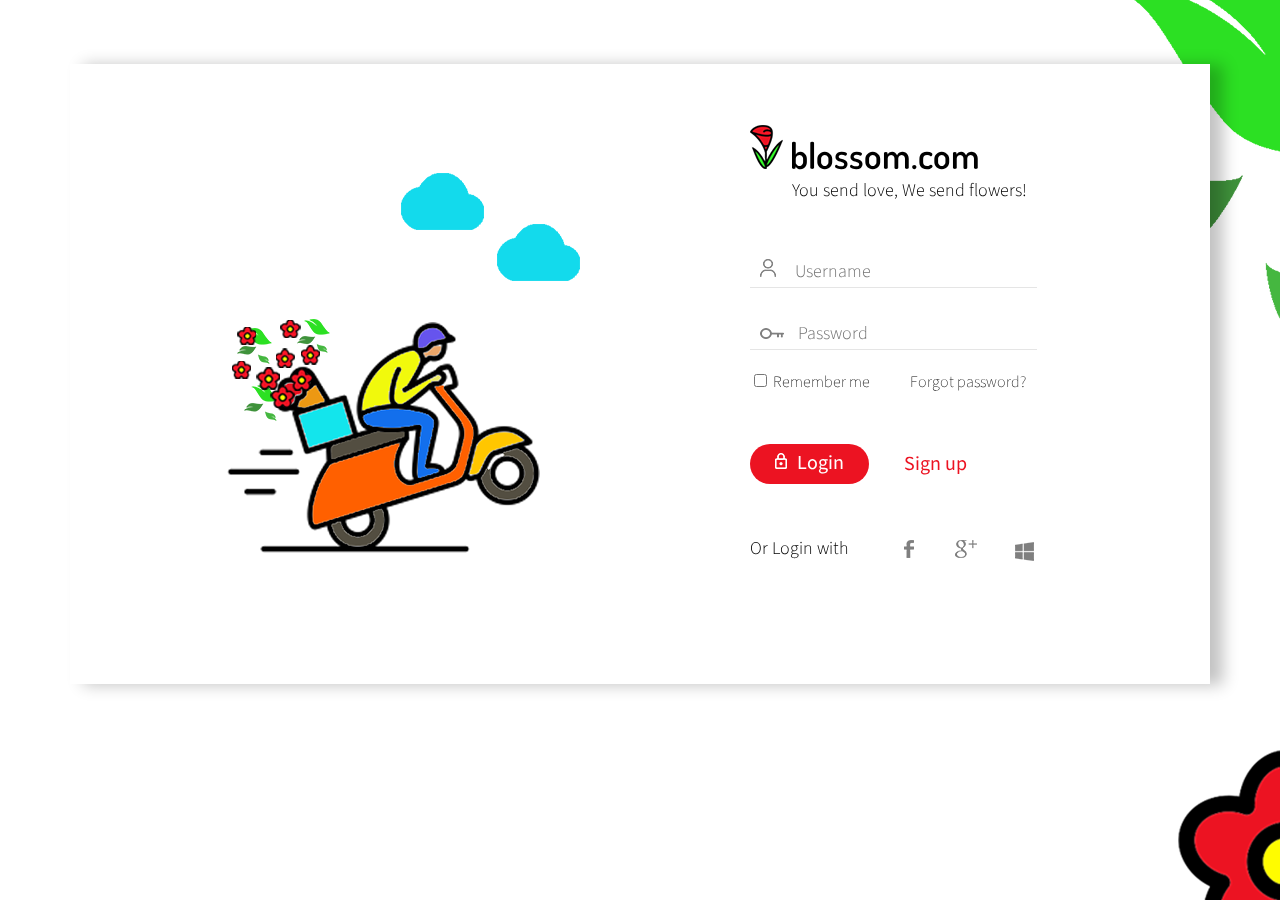
<file: index.html>
<!DOCTYPE html>
<html lang="en">
	<head>
		<meta charset="utf-8">
		<title>blossom | login</title>
		<link href="https://fonts.googleapis.com/css?family=Dosis:600%7cSource+Sans+Pro:200,300,400,600,700,900" rel="stylesheet">
		<link href="css/main.css" rel="stylesheet" type="text/css">
		<script src="js/jquery-3.0.0.min.js"></script>
		<script src="js/main.js"></script>
	</head>
	<body>
		<div id="container">
			<div class="box">
				<div class="screen-image">
					<img src="images/bike-delivery.png" alt="bike delivery">
				</div>
				<div class="form cf">
					<div class="logo cf">
						<img src="images/logo.png" alt="logo">
						<p>blossom.com</p>
					</div>
					<p class="tagline">You send love, We send flowers!</p>
					<ul class="user-info">
						<li class="username room">
							<img class="current" src="images/user.png" alt="user icon">
							<img src="images/user-hover.png" alt="user icon">
							<input name="username" type="text" placeholder="Username"/>
						</li>
						<li class="password">
							<img class="current" src="images/password.png" alt="key icon">
							<img src="images/key-hover.png" alt="user icon">
							<input name="password" type="password" placeholder="Password"/>
						</li>
					</ul>
					<div class="block cf">
						<div class="password-remember">
							<input id="remember" name="remember password" type="checkbox" value="remember me"/>
							<label for="remember">Remember me</label>
						</div>
						<a href="#">Forgot password?</a>
					</div>
					<div class="cf">
						<div class="login button">	
							<img src="images/lock.png" alt="lock icon">
							<input name="submit" type="submit" value="Login"/>
						</div>
						<a class="redirect" href="signup.html">Sign up</a>
					</div>
					<div class="alt-login">
						<p>Or Login with</p>
						<ul>
							<li><a href="http://www.facebook.com" target="_blank"><img class="current" src="images/facebook.png" alt="facebook">
							 <img src="images/facebook-hover.png" alt="facebook">	
							</a>
							 </li>
							<li><a href="http://www.plus.google.com" target="_blank"><img class="current" src="images/googleplus.png" alt="googleplus"><img src="images/googleplus-hover.png" alt="googleplus"></a></li>
							<li><a href="http://www.live.com" target="_blank"><img class="current" src="images/windows-live.png" alt="windows-live"><img src="images/windows-live-hover.png" alt="windows-live"></a></li>
						</ul>
					</div>	
				</div>
			</div>
		</div>
		<img class="leaves" src="images/leaves.png" alt="leaves">
		<img class="flower" src="images/flower.png" alt="flower">
	</body>
</html>
</file>
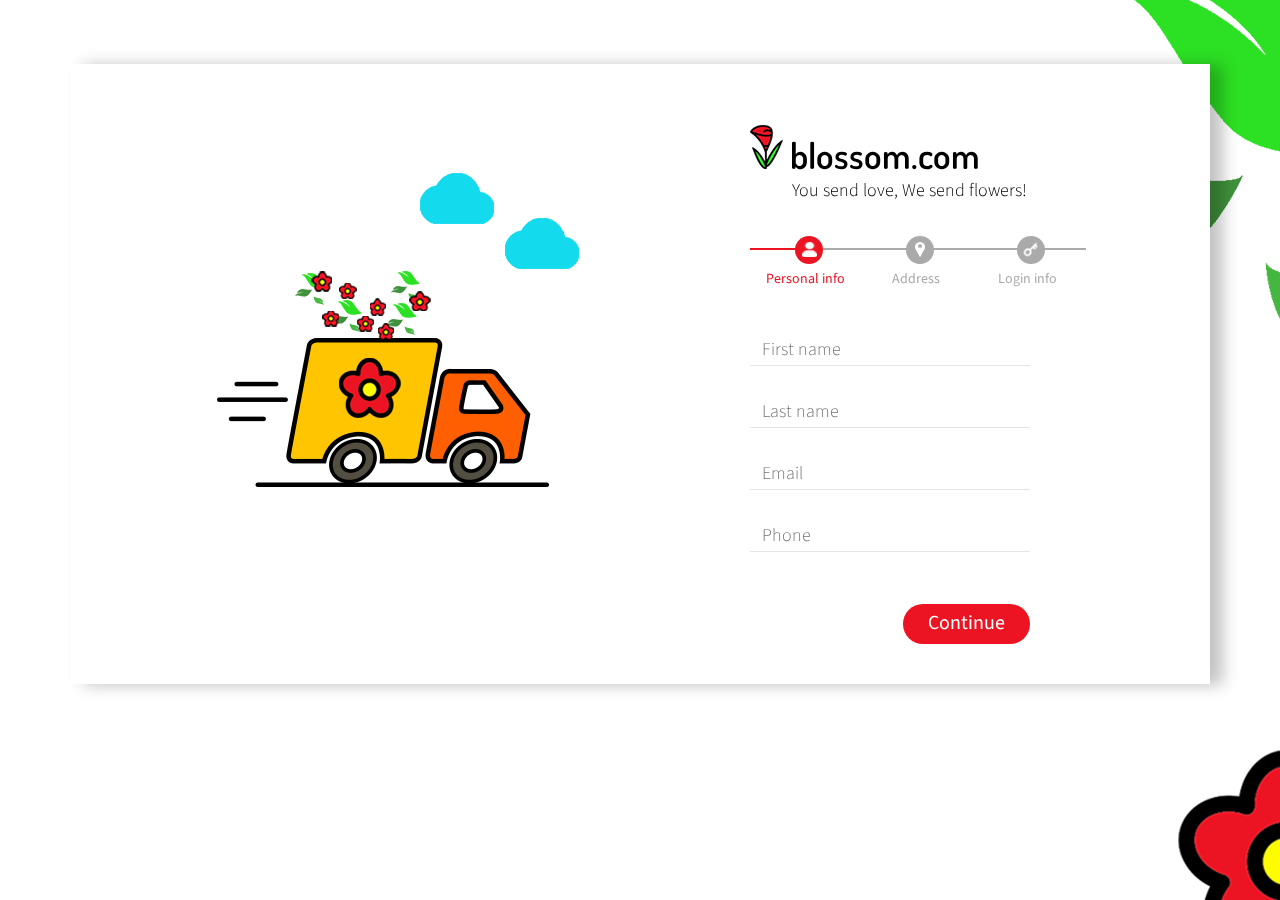
<file: signup.html>
<!DOCTYPE html>
<html lang="en">
	<head>
		<meta charset="utf-8">
		<title>blossom | Sign up</title>
		<link href="https://fonts.googleapis.com/css?family=Dosis:600%7cSource+Sans+Pro:200,300,400,600,700,900" rel="stylesheet">
		<link href="css/main.css" rel="stylesheet" type="text/css">
		<script src="js/jquery-3.0.0.min.js"></script>
		<script src="js/main.js"></script>
	</head>
	<body>
		<div id="container">
			<div class="box">
				<div class="screen-image">
					<img src="images/truck.png" alt="bike delivery">
				</div>
				<div class="form cf">
					<div class="logo cf">
						<img src="images/logo.png" alt="logo">
						<p>blossom.com</p>
					</div>
					<p class="tagline">You send love, We send flowers!</p>
					<ul id="progress-bar">
						<li class="active">
							<div class="progress-icon">
								<div class="progress-line"></div>
								<img src="images/person.png" width="15" height="15" alt="Personal Info">
							</div>
							Personal info
						</li>
						<li>
							<div class="progress-icon">
								<div class="progress-line"></div>
								<img src="images/address.png" width="10" height="15" alt="Address">
							</div>
							Address
						</li>
						<li class="end">
							<div class="progress-icon">
								<div class="progress-line"></div>
								<img src="images/login.png" width="23" height="23" alt="Login Info">
							</div>
							Login info
						</li>
					</ul>
					<ul id="personal-info" class="user-info signup-section active first">
						<li class="room">
							<input name="firstname" type="text" placeholder="First name"/>
						</li>
						<li class="room">
							<input name="lastname" type="text" placeholder="Last name"/>
						</li>
						<li class="room">
							<input name="email" type="text" placeholder="Email"/>
						</li>
						<li class="room">
							<input name="phone" type="text" placeholder="Phone"/>
						</li>
					</ul>
					<ul id="address" class="user-info signup-section cf">
						<li class="room">
							<input name="street-address" type="text" placeholder="Address line 1"/>
						</li>
						<li class="room">
							<input name="additional-address" type="text" placeholder="Address Line 2"/>
						</li>
						<li class="city-field room">
							<input name="city" type="text" placeholder="City"/>
						</li>
						<li class="state-field room" onchange="colorFunction()">
							<select id="state" class="grey">
								<option value="" disabled selected>State</option>
								<option class="black">FL</option>
								<option class="black">MA</option>
								<option class="black">AZ</option>
							</select>
						</li>
						<li class="zip-field room">
							<input name="zip" type="text" placeholder="Zipcode" maxlength="5"/>
						</li>
					</ul>
					<ul id="login-info" class="user-info signup-section last">
						<li class="room">
							<input name="username" type="text" placeholder="Username"/>
						</li>
						<li class="room">
							<input name="password" type="password" placeholder="Password"/>
						</li>
						<li class="room">
							<input name="confirm-password" type="password" placeholder="Retype Password"/>
						</li>
					</ul>
					<a id="back" class="redirect left" href="#">Back</a>
					<div id="continue" class="button">	
						<input name="submit" type="submit" value="Continue"/>
					</div>
				</div>
			</div>
		</div>
		<img class="leaves" src="images/leaves.png" alt="leaves">
		<img class="flower" src="images/flower.png" alt="flower">
	</body>
</html>
</file>
<file: css/main.css>
/* 
---------------------------------------------
this code resets css styles for all elements
---------------------------------------------
*/

/* http://meyerweb.com/eric/tools/css/reset/ 
   v2.0 | 20110126
   License: none (public domain)
*/

html, body, div, span, applet, object, iframe,
h1, h2, h3, h4, h5, h6, p, blockquote, pre,
a, abbr, acronym, address, big, cite, code,
del, dfn, em, img, ins, kbd, q, s, samp,
small, strike, strong, sub, sup, tt, var,
b, u, i, center,
dl, dt, dd, ol, ul, li,
fieldset, form, label, legend,
table, caption, tbody, tfoot, thead, tr, th, td,
article, aside, canvas, details, embed, 
figure, figcaption, footer, header, hgroup, 
menu, nav, output, ruby, section, summary,
time, mark, audio, video {
	margin: 0;
	padding: 0;
	border: 0;
	font-size: 100%;
	font: inherit;
	vertical-align: baseline;
}
/* HTML5 display-role reset for older browsers */
article, aside, details, figcaption, figure, 
footer, header, hgroup, menu, nav, section {
	display: block;
}
body {
	line-height: 1;
}
ol, ul {
	list-style: none;
}
blockquote, q {
	quotes: none;
}
blockquote:before, blockquote:after,
q:before, q:after {
	content: '';
	content: none;
}
table {
	border-collapse: collapse;
	border-spacing: 0;
}

/* 
---------------------------------------------
Global Styles
---------------------------------------------
*/

* {
	-webkit-box-sizing: border-box;
	-moz-box-sizing: border-box;
	box-sizing: border-box;
}

#container {
	width: 1280px;
	margin: 0 auto;
	font: 300 18px/30px 'Source Sans Pro', sans-serif;
	position: relative;
	padding: 64px 70px;
}

/* 
---------------------------------------------
Clear-fix
---------------------------------------------
*/

.cf:after {
  content: "";
  display: table;
  clear: both;
}

/* 
---------------------------------------------
Links
---------------------------------------------
*/
a {
	text-decoration: none;
}

/* 
---------------------------------------------
Login page
---------------------------------------------
*/

.leaves {
	position: fixed;
    right: -140px;
    top: -40px;
}

.flower {
	position: fixed;
    right: -115px;
    bottom: -60px;
}

.box {
	position: relative;
	z-index: 10;
	width: 1140px;
	height: 620px;
	box-shadow: 13px 1px 15px 0px rgba(0,0,0,0.24);
	background-color: #fff;
}

.screen-image {
	width: 50%;
	padding: 92px 0 0 128px;
	float: left;
}

.form {
	float: left;
	margin-left: 110px;
}

.logo {
	margin-top: 50px;
}

.logo img {
	float: left;
}

.logo p {
	float: left;
	font: 600 36px/42px 'Dosis', sans-serif;
	margin-top: 20px;
}

.tagline {
	margin-left: 42px;
}

ul.user-info {
	margin-top: 50px;
}

ul.user-info.signup-section{
	margin-top: 10px;
	margin-bottom: 20px;
	height: 250px;
	width: 280px;
}

.user-info li {
	padding-left: 10px;
	position: relative;
}

.user-info li:before {
	display: block;
	position: absolute;
	left: 0;
	bottom: 0;
	width: 100%;
	height: 1px;
	background-color: rgba(0,0,0,0.1);
	content: "";
	transition: width 0s;
}

.user-info li:after {
	display: block;
	position: absolute;
	left: 0;
	bottom: 0;
	width: 0;
	height: 1px;
	background-color: rgba(0,0,0,0.1);
	content: "";
	transition: width 0s;
}

.user-info li.current:before {
	width: 0;
}

.user-info li.current:after {
	transition: width 0.5s;
	background-color: #ec1322;
	width: 100%;
}

.user-info input {
	font: 300 18px/30px 'Source Sans Pro', sans-serif;
	border-style: none;
}

.username img, .password img {
	display: none;
}

.username img.current, .password img.current {
	display: inline;
}

.alt-login img {
	display: none;
}

.alt-login img.current {
	display: inline;
}

li.room {
	margin-bottom: 30px;
}

.username input {
	padding-left: 15px;
} 

.password input {
	padding-left: 10px;
}

.password-remember {
	float: left;
}

.block {
	font: 200 16px/24px 'Source Sans Pro', sans-serif;
	margin-top: 20px;
	margin-bottom: 50px;
}

.block a {
	color: #000;
	margin-left: 40px;
}

.block a:hover {
	color: #ec1322;
}

.button input {
	border-style: none;
	background-color: #ec1322;
	color: #fff;
	font: 400 20px/26px 'Source Sans Pro', sans-serif;
	cursor: pointer;
}

.button {
	background-color: #ec1322;
	border-radius: 25px;
	padding: 5px 19px 5px 25px;
	float: left;
	cursor: pointer;
}

.button:hover input, .button:hover {
	background-color: #ff0000;
}

.redirect {
	display: inline-block;
	font: 400 20px/26px 'Source Sans Pro', sans-serif;
	color: #ec1322;
	margin-left: 35px;
	margin-top: 7px;
	float: left;
	width: 40%;
}

.redirect:hover {
	color: #ff0000;;
}

.redirect.left {
	margin-left: 12px;
}

.alt-login {
	margin-top: 50px;
}

.alt-login p {
	float: left;
}

.alt-login ul {
	float: left;
	margin-left: 20px;
}

.alt-login li {
	display: inline-block;
	margin-left: 30px;
}

input:focus {
	outline: none;
}

/* 
---------------------------------------------
Progress Bar
---------------------------------------------
*/

#progress-bar {
	margin: 30px 0 40px 0;
	overflow: hidden;
	width: 120%;
}

#progress-bar li {
	list-style-type: none;
	color: #AAA;
	font-size: 14px;
	font-weight: 400;
	width: 33%;
	text-align: center;
	float: left;
	position: relative;
}

.progress-icon {
	width: 28px;
	height: 28px;
	border-radius: 50%;
	background: #AAA;
	margin-left: 45px;
}

.progress-line {
	position: relative;
	width: 120px;
	height: 2px;
	background-color: #AAA;
	left: -110px;
	top: 12px;
	z-index: -10;
}

li.end .progress-line {
	width: 200px;
}

#progress-bar li.active {
	color: #ec1322;
}

li.active .progress-icon {
	background-color: #ec1322;
}

li.active .progress-line {
	background: #ec1322;
}


/* 
---------------------------------------------
Sign Up
---------------------------------------------
*/

ul.active {
	display: block;
}

#login-info, #address {
	display: none;
}

select {
	background: none;
	border: 0;
	width: 100px;
	-webkit-appearance:none;
    -moz-appearance:none;
    font: 300 18px/30px 'Source Sans Pro', sans-serif;
    background: transparent url("../images/arrow.png") no-repeat 65px 13px;
}

select:focus {
	outline: none;
}

.grey {
	color: #AAA;
}

.black {
	color: #000;
}

.city-field {
	display: inline-block;
	width: 55%; 
	margin-right: 8%;
}

.state-field {
	display: inline-block;
	width: 35%;
}

.zip-field {
	width: 30%;
}

#continue {
	float: right;
	padding: 5px 19px 5px 19px;
}

#back {
	display: none;
}

#back.active {
	display: inline;
}
</file>
